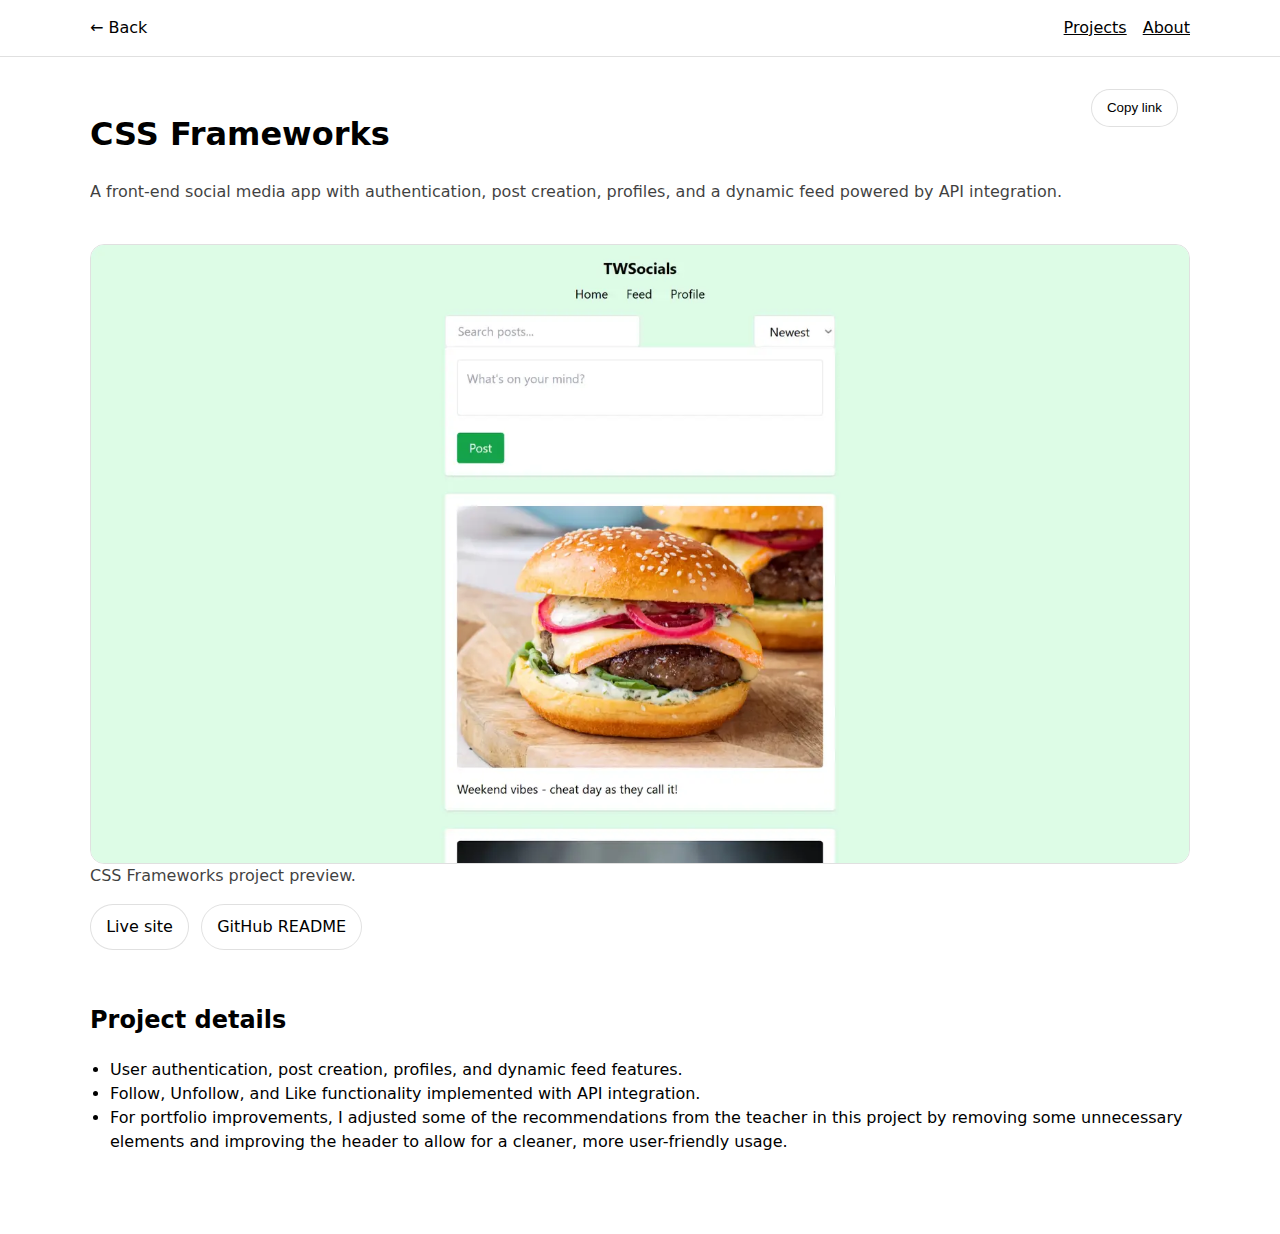
<file: pages/project-1.html>
<!doctype html>
<html lang="en">
  <head>
    <meta charset="UTF-8" />
    <meta name="viewport" content="width=device-width, initial-scale=1.0" />
    <title>Project | Portfolio 2</title>
    <link rel="icon" href="../assets/favicon.ico" />
    <link rel="stylesheet" href="../css/styles.css" />
  </head>

  <body data-project-id="css-frameworks">
    <a class="skip-link" href="#main">Skip to content</a>

    <header class="site-header">
      <div class="container header-inner">
        <a class="home-link" href="../index.html">← Back</a>
        <nav aria-label="Primary">
          <ul class="nav">
            <li><a href="../index.html#projects">Projects</a></li>
            <li><a href="../index.html#about">About</a></li>
          </ul>
        </nav>
      </div>
    </header>

    <main id="main" class="container section">
      <header class="project-header">
        <div>
          <h1 id="title"></h1>
          <p class="muted" id="teaser"></p>
        </div>

        <div class="share-row">
          <button class="btn" id="copyLinkBtn" type="button">Copy link</button>
          <span
            class="muted"
            id="copyStatus"
            role="status"
            aria-live="polite"
          ></span>
        </div>
      </header>

      <figure class="figure">
        <img id="heroImg" class="hero-img" alt="" />
        <figcaption class="muted" id="caption"></figcaption>
      </figure>

      <div class="actions">
        <a class="btn" id="liveLink" target="_blank" rel="noreferrer"
          >Live site</a
        >
        <a
          class="btn btn-outline"
          id="readmeLink"
          target="_blank"
          rel="noreferrer"
          >GitHub README</a
        >
      </div>

      <section aria-labelledby="details-title" class="section">
        <h2 id="details-title">Project details</h2>
        <ul id="detailsList" class="bullets"></ul>
      </section>
    </main>

    <script type="module" src="../js/project-page.js"></script>
  </body>
</html>
</file>
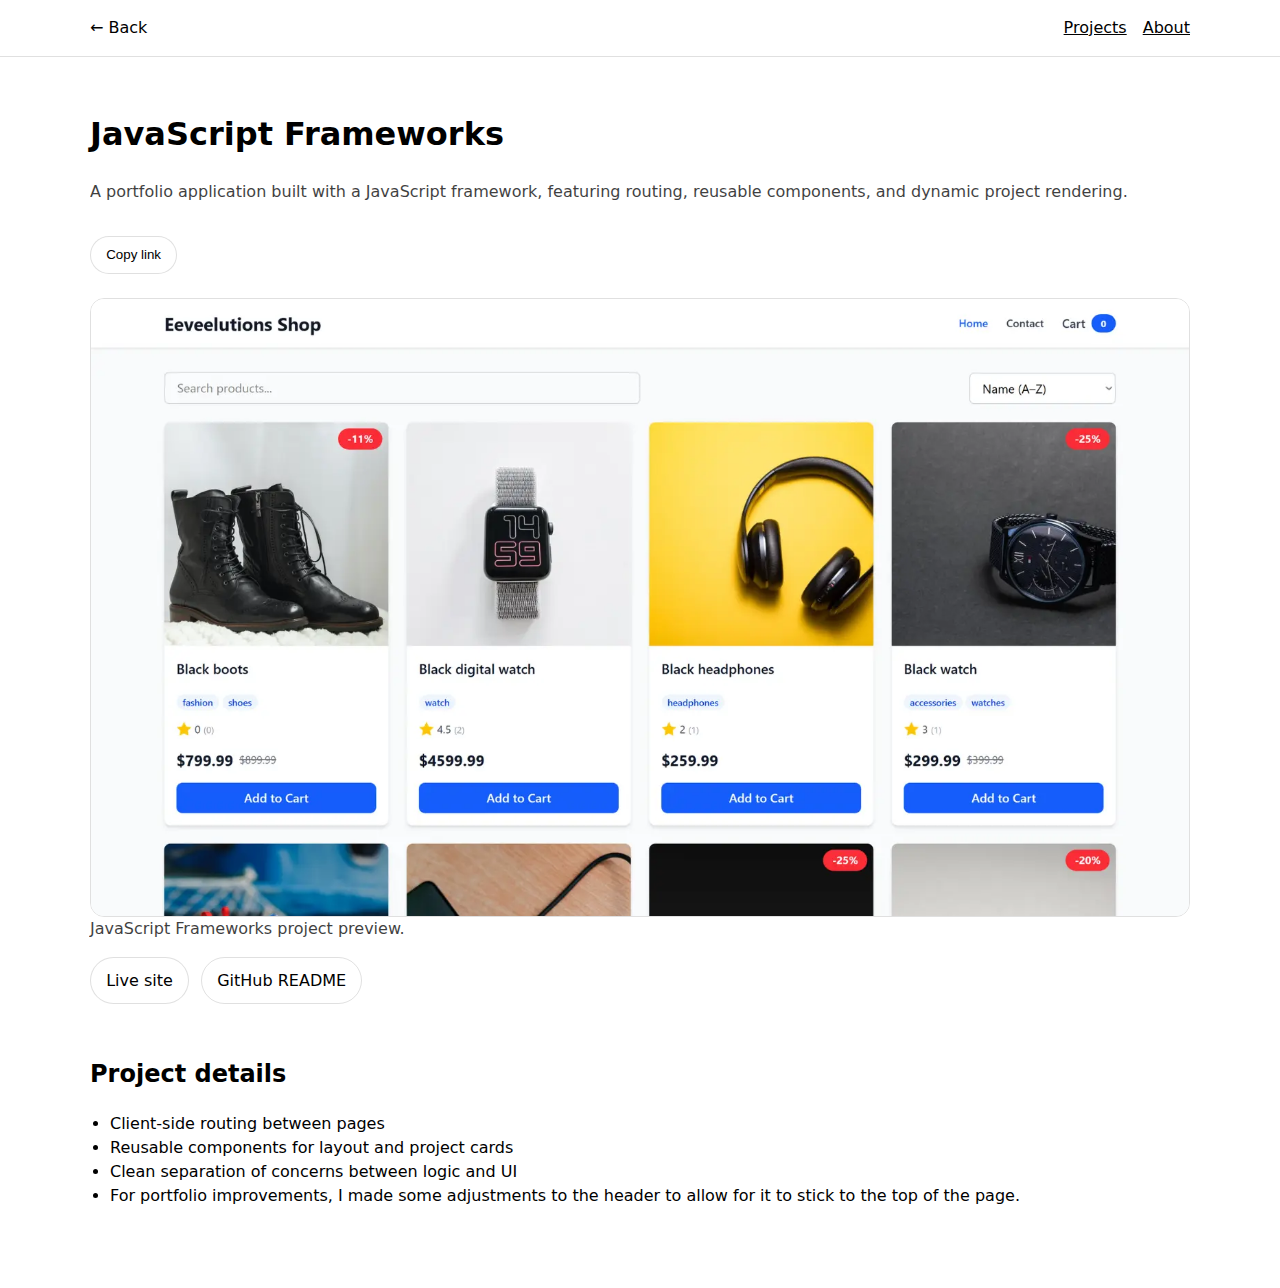
<file: pages/project-2.html>
<!doctype html>
<html lang="en">
  <head>
    <meta charset="UTF-8" />
    <meta name="viewport" content="width=device-width, initial-scale=1.0" />
    <title>Project | Portfolio 2</title>
    <link rel="icon" href="../assets/favicon.ico" />
    <link rel="stylesheet" href="../css/styles.css" />
  </head>

  <body data-project-id="js-frameworks">
    <a class="skip-link" href="#main">Skip to content</a>

    <header class="site-header">
      <div class="container header-inner">
        <a class="home-link" href="../index.html">← Back</a>
        <nav aria-label="Primary">
          <ul class="nav">
            <li><a href="../index.html#projects">Projects</a></li>
            <li><a href="../index.html#about">About</a></li>
          </ul>
        </nav>
      </div>
    </header>

    <main id="main" class="container section">
      <header class="project-header">
        <div>
          <h1 id="title"></h1>
          <p class="muted" id="teaser"></p>
        </div>

        <div class="share-row">
          <button class="btn" id="copyLinkBtn" type="button">Copy link</button>
          <span
            class="muted"
            id="copyStatus"
            role="status"
            aria-live="polite"
          ></span>
        </div>
      </header>

      <figure class="figure">
        <img id="heroImg" class="hero-img" alt="" />
        <figcaption class="muted" id="caption"></figcaption>
      </figure>

      <div class="actions">
        <a class="btn" id="liveLink" target="_blank" rel="noreferrer"
          >Live site</a
        >
        <a
          class="btn btn-outline"
          id="readmeLink"
          target="_blank"
          rel="noreferrer"
          >GitHub README</a
        >
      </div>

      <section aria-labelledby="details-title" class="section">
        <h2 id="details-title">Project details</h2>
        <ul id="detailsList" class="bullets"></ul>
      </section>
    </main>

    <script type="module" src="../js/project-page.js"></script>
  </body>
</html>
</file>
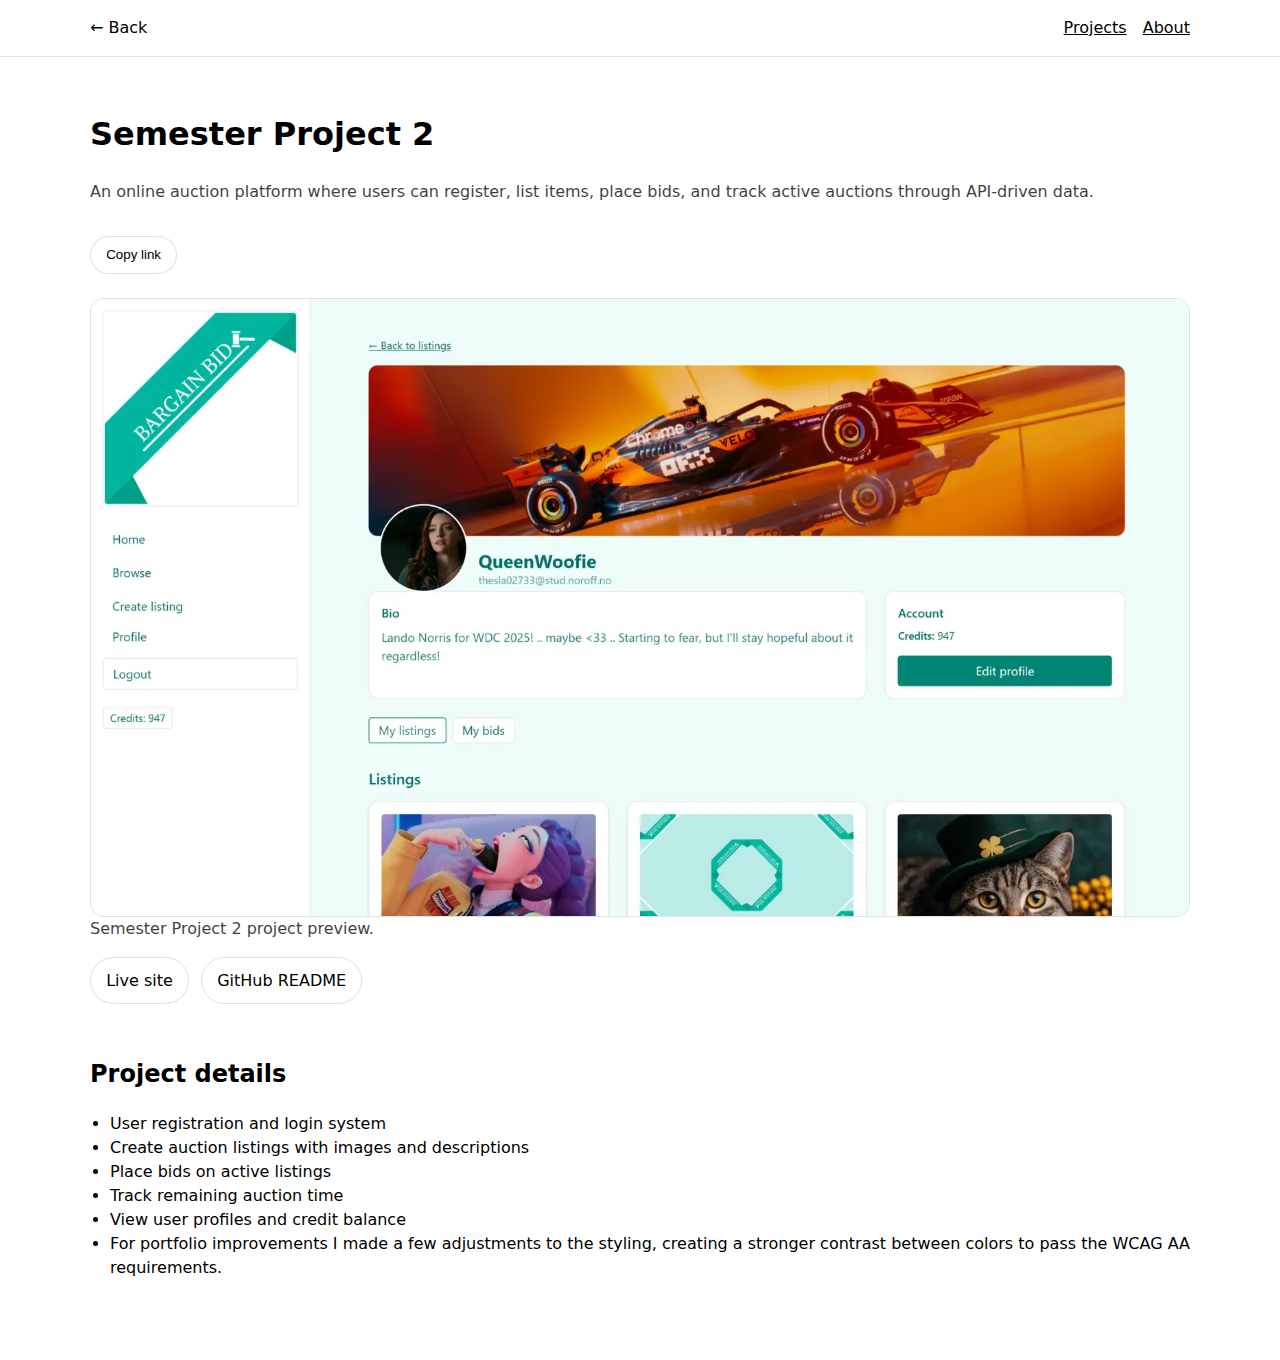
<file: pages/project-3.html>
<!doctype html>
<html lang="en">
  <head>
    <meta charset="UTF-8" />
    <meta name="viewport" content="width=device-width, initial-scale=1.0" />
    <title>Project | Portfolio 2</title>
    <link rel="icon" href="../assets/favicon.ico" />
    <link rel="stylesheet" href="../css/styles.css" />
  </head>

  <body data-project-id="semester-project-2">
    <a class="skip-link" href="#main">Skip to content</a>

    <header class="site-header">
      <div class="container header-inner">
        <a class="home-link" href="../index.html">← Back</a>
        <nav aria-label="Primary">
          <ul class="nav">
            <li><a href="../index.html#projects">Projects</a></li>
            <li><a href="../index.html#about">About</a></li>
          </ul>
        </nav>
      </div>
    </header>

    <main id="main" class="container section">
      <header class="project-header">
        <div>
          <h1 id="title"></h1>
          <p class="muted" id="teaser"></p>
        </div>

        <div class="share-row">
          <button class="btn" id="copyLinkBtn" type="button">Copy link</button>
          <span
            class="muted"
            id="copyStatus"
            role="status"
            aria-live="polite"
          ></span>
        </div>
      </header>

      <figure class="figure">
        <img id="heroImg" class="hero-img" alt="" />
        <figcaption class="muted" id="caption"></figcaption>
      </figure>

      <div class="actions">
        <a class="btn" id="liveLink" target="_blank" rel="noreferrer"
          >Live site</a
        >
        <a
          class="btn btn-outline"
          id="readmeLink"
          target="_blank"
          rel="noreferrer"
          >GitHub README</a
        >
      </div>

      <section aria-labelledby="details-title" class="section">
        <h2 id="details-title">Project details</h2>
        <ul id="detailsList" class="bullets"></ul>
      </section>
    </main>

    <script type="module" src="../js/project-page.js"></script>
  </body>
</html>
</file>
<file: css/styles.css>
:root {
  --max: 1100px;
  --border: rgba(0, 0, 0, 0.12);
}

* {
  box-sizing: border-box;
}

body {
  margin: 0;
  font-family:
    system-ui,
    -apple-system,
    Segoe UI,
    Roboto,
    Ubuntu,
    Cantarell,
    Noto Sans,
    Helvetica,
    Arial,
    sans-serif;
  line-height: 1.5;
}

img {
  max-width: 100%;
  display: block;
}

.container {
  width: min(var(--max), 100% - 2rem);
  margin-inline: auto;
}

.section {
  padding: 2rem 0;
}

.site-header {
  border-bottom: 1px solid var(--border);
  padding: 1rem 0;
}

.header-inner {
  display: flex;
  align-items: start;
  justify-content: space-between;
  gap: 1rem;
}

.nav {
  list-style: none;
  display: flex;
  gap: 1rem;
  padding: 0;
  margin: 0;
}

a {
  color: inherit;
}

.muted {
  opacity: 0.75;
}

.eyebrow {
  margin: 0;
  opacity: 0.75;
  font-size: 0.95rem;
}

.skip-link {
  position: absolute;
  left: -999px;
  top: 0;
  padding: 0.75rem 1rem;
  background: white;
  border: 1px solid var(--border);
}
.skip-link:focus {
  left: 1rem;
  top: 1rem;
  z-index: 10;
}

.grid {
  display: grid;
  gap: 1rem;
  margin-top: 1rem;
  grid-template-columns: repeat(3, 1fr);
}

.card {
  border: 1px solid var(--border);
  border-radius: 14px;
  overflow: hidden;
}

.card-link {
  display: grid;
  text-decoration: none;
  height: 100%;
}

.card-img {
  aspect-ratio: 16 / 9;
  object-fit: cover;
}

.card-body {
  padding: 1rem;
}

.card-title {
  margin: 0 0 0.35rem;
  font-size: 1.1rem;
}

.card-text {
  margin: 0;
  max-width: 60ch;
}

.card-cta {
  display: inline-block;
  margin-top: 0.75rem;
  opacity: 0.85;
}

.project-header {
  display: flex;
  gap: 1rem;
  align-items: start;
  justify-content: space-between;
  flex-wrap: wrap;
}

.share-row {
  display: flex;
  align-items: center;
  gap: 0.75rem;
}

.figure {
  margin: 1.5rem 0 0;
}

.hero-img {
  border-radius: 14px;
  border: 1px solid var(--border);
}

.actions {
  display: flex;
  gap: 0.75rem;
  flex-wrap: wrap;
  margin-top: 1rem;
}

.btn {
  display: inline-flex;
  align-items: center;
  justify-content: center;
  padding: 0.65rem 0.95rem;
  border-radius: 999px;
  border: 1px solid var(--border);
  background: white;
  text-decoration: none;
  cursor: pointer;
}

.btn-outline {
  background: transparent;
}

.bullets {
  padding-left: 1.25rem;
}

.site-footer {
  border-top: 1px solid var(--border);
  padding: 1rem 0;
}

.home-link {
  text-decoration: none;
}

/* Tablet / Phone */
@media (max-width: 900px) {
  .grid {
    grid-template-columns: 1fr;
  }
  .header-inner {
    flex-direction: column;
    align-items: stretch;
  }
}
</file>
